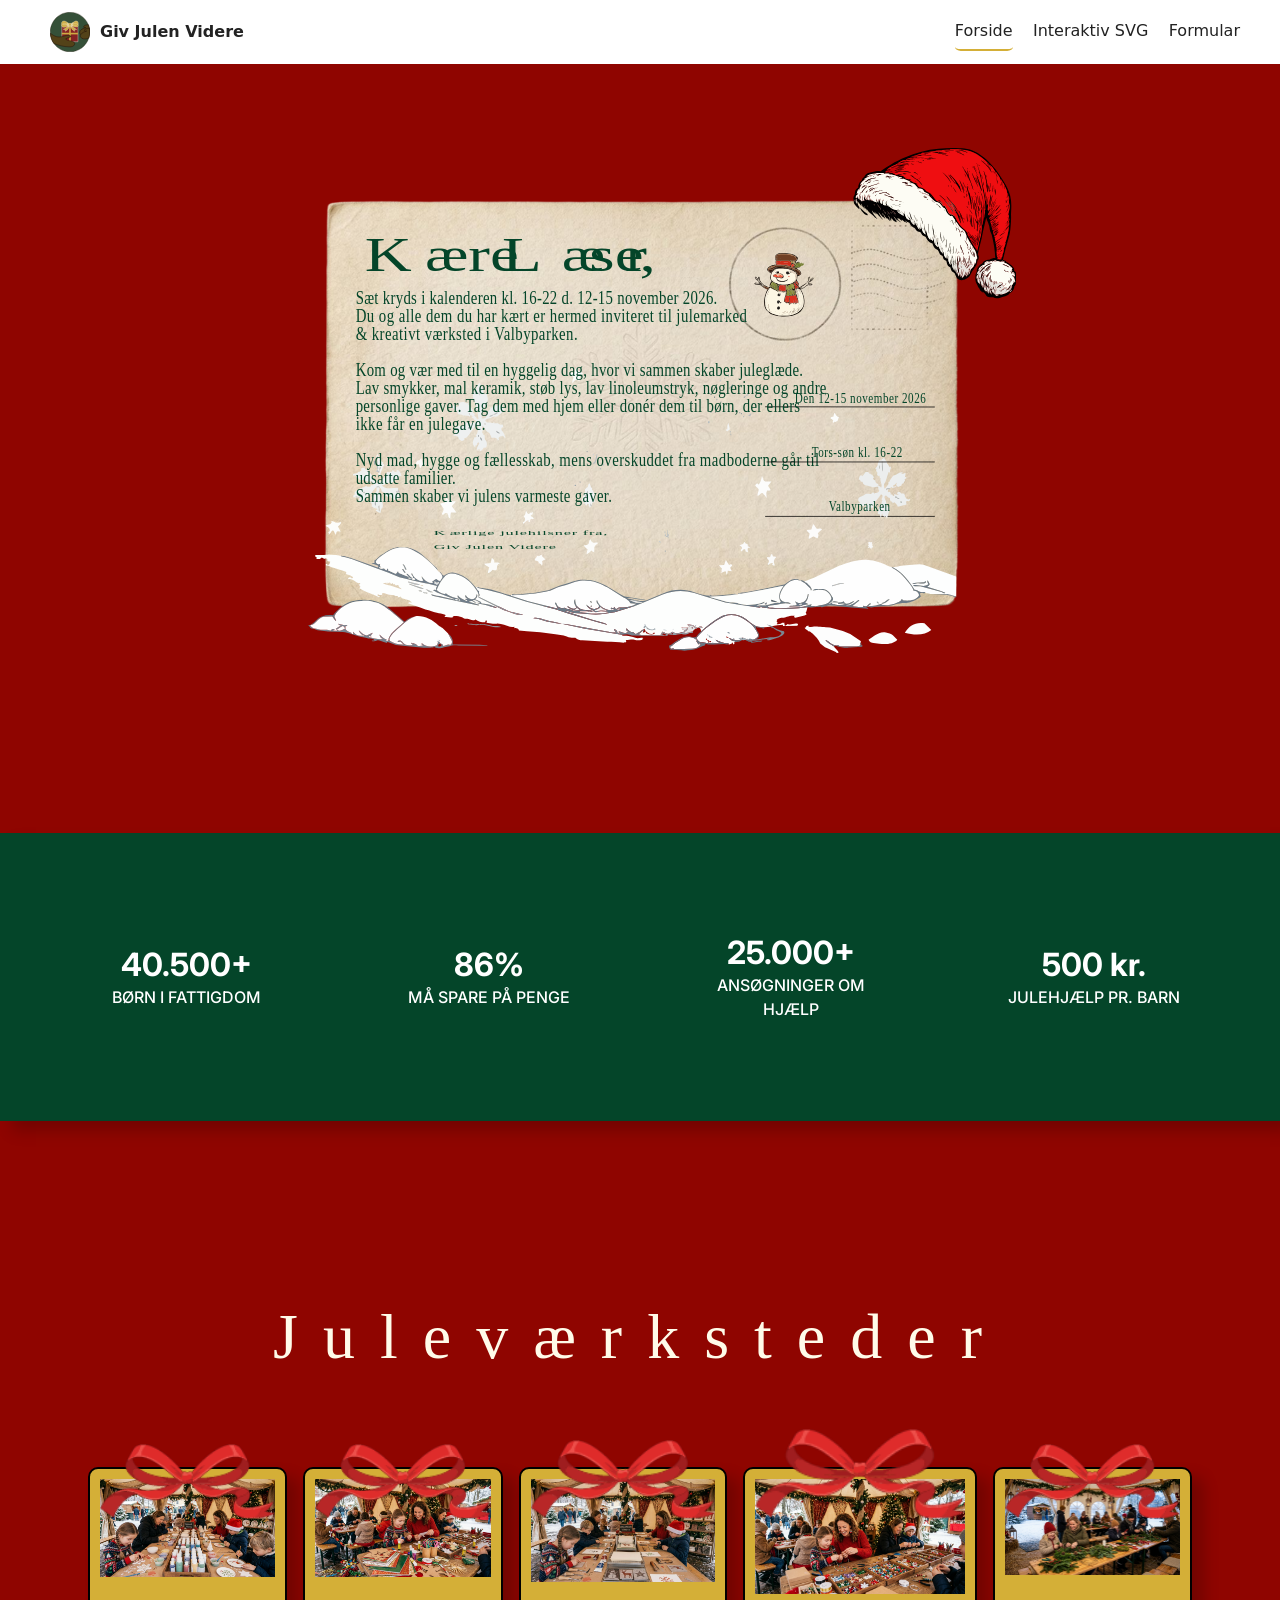
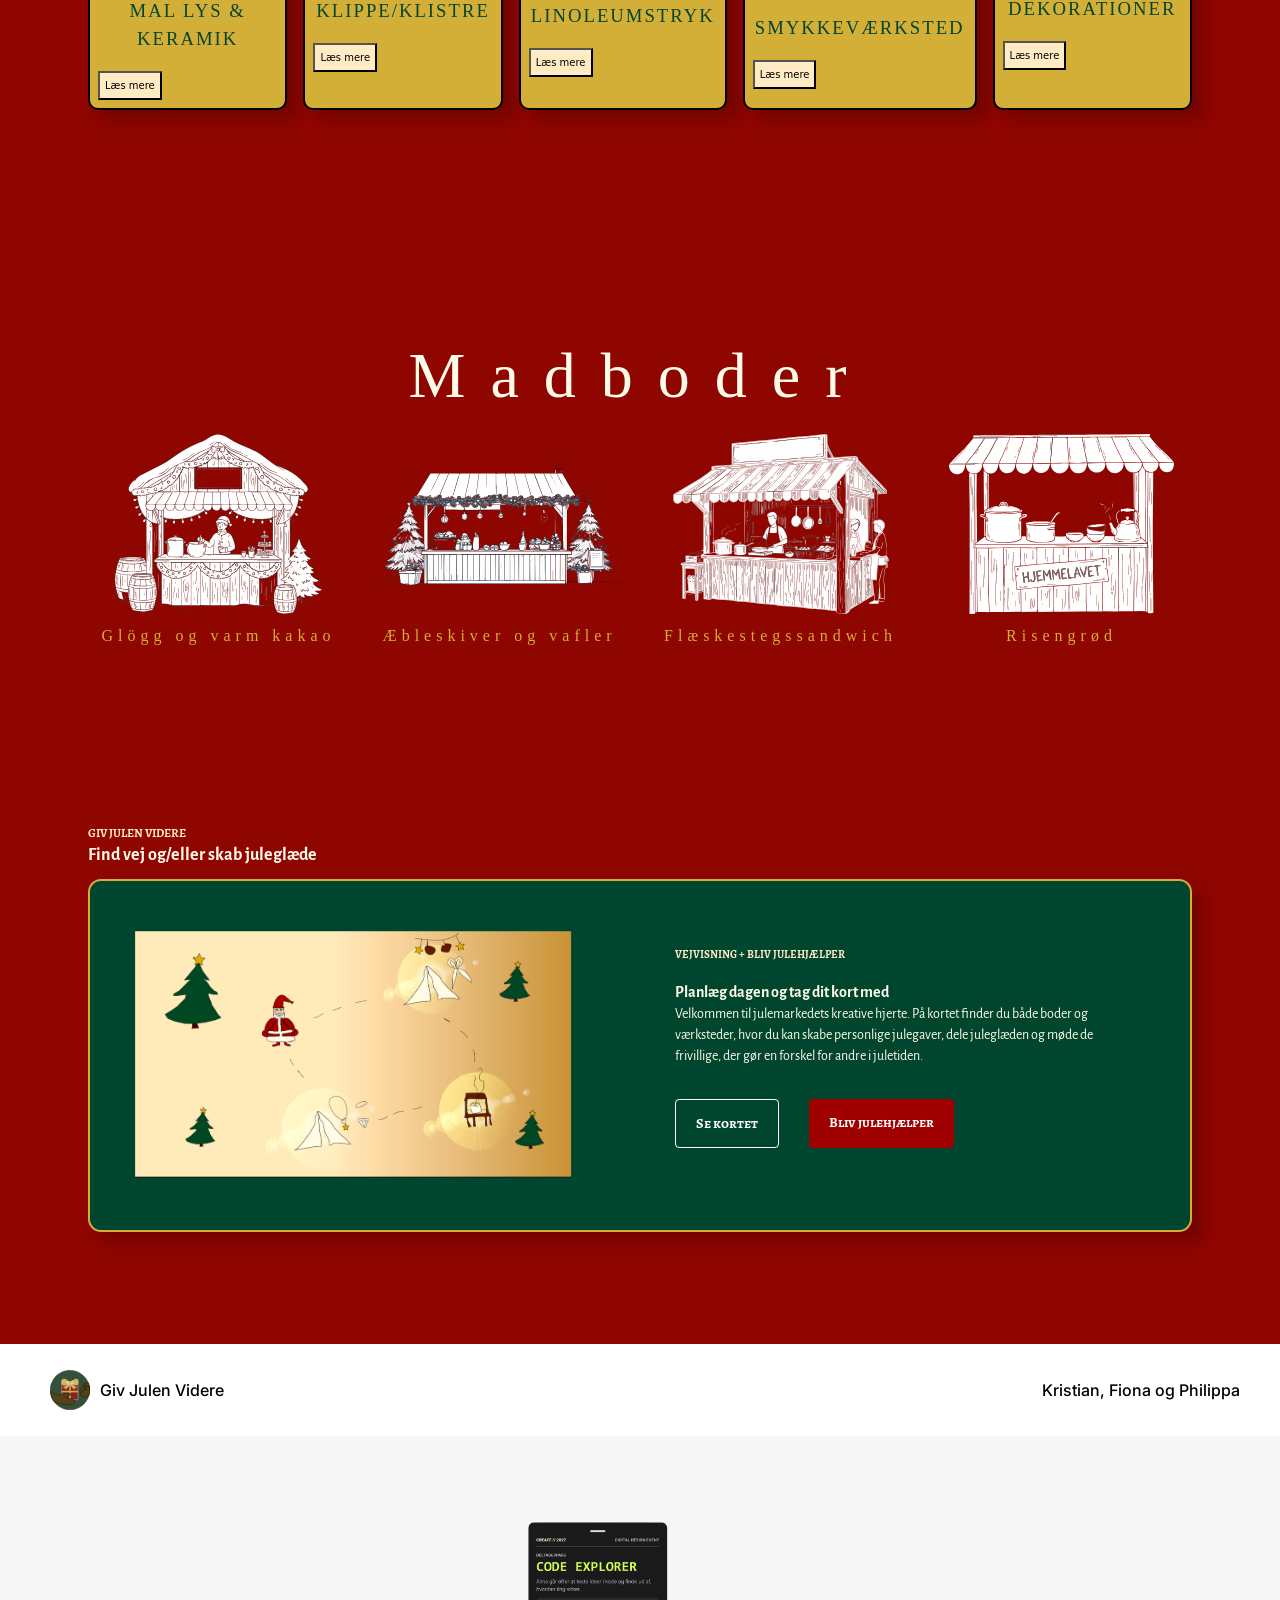
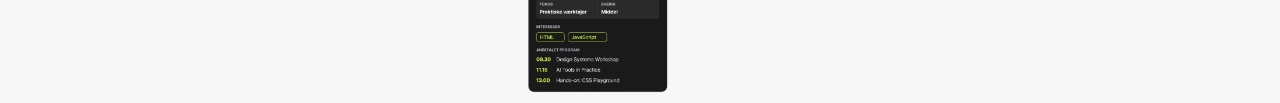
<file: index.html>
<!doctype html>
<html lang="da">
  <head>
    <meta charset="UTF-8" />
    <meta name="viewport" content="width=device-width, initial-scale=1.0" />
    <title>Giv Julen Videre</title>
    <link rel="stylesheet" href="./starter.css" />
    <link rel="stylesheet" href="./style.css" />
    <link rel="stylesheet" href="./index.css" />
    <link rel="icon" type="image/png" href="/favicon-96x96.png" sizes="96x96" />
    <link rel="icon" type="image/svg+xml" href="/favicon.svg" />
    <link rel="shortcut icon" href="/favicon.ico" />
    <link rel="apple-touch-icon" sizes="180x180" href="/apple-touch-icon.png" />
    <meta name="apple-mobile-web-app-title" content="MyWebSite" />
    <link rel="manifest" href="/site.webmanifest" />
    <link rel="preconnect" href="https://fonts.googleapis.com" />
    <link rel="preconnect" href="https://fonts.gstatic.com" crossorigin />
    <link rel="preconnect" href="https://fonts.googleapis.com" />
    <link rel="preconnect" href="https://fonts.gstatic.com" crossorigin />
    <link rel="preconnect" href="https://fonts.googleapis.com" />
    <link rel="preconnect" href="https://fonts.gstatic.com" crossorigin />
    <link
      href="https://fonts.googleapis.com/css2?family=Alegreya+SC:ital,wght@0,400;0,500;0,700;0,800;0,900;1,400;1,500;1,700;1,800;1,900&family=Alegreya+Sans:ital,wght@0,100;0,300;0,400;0,500;0,700;0,800;0,900;1,100;1,300;1,400;1,500;1,700;1,800;1,900&display=swap"
      rel="stylesheet"
    />
    <link
      href="https://fonts.googleapis.com/css2?family=Inter:ital,opsz,wght@0,14..32,100..900;1,14..32,100..900&display=swap"
      rel="stylesheet"
    />
  </head>

  <body>
    <header class="site-header">
      <div class="header-content">
        <div class="logo-wrapper">
          <img class="logo" src="assets/logo.svg" alt="Logo" /><a
            class="site-logo"
            href="./"
            >Giv Julen Videre</a
          >
        </div>
        <nav class="site-nav">
          <button popovertarget="menu">Menu</button>
          <ul class="menu" id="menu" popover>
            <li>
              <a class="menu-item" href="./" aria-current="page">Forside</a>
            </li>
            <li><a class="menu-item" href="./svg.html">Interaktiv SVG</a></li>
            <li><a class="menu-item" href="./form.html">Formular</a></li>
          </ul>
        </nav>
      </div>
    </header>

    <main>
      <img class="invi" src="assets/SVG/postkort.svg" alt="Juleinvitation" />

      <section class="banner">
        <div>
          <h1>40.500+</h1>
          <p>BØRN I FATTIGDOM</p>
        </div>
        <div>
          <h1>86%</h1>
          <p>MÅ SPARE PÅ PENGE</p>
        </div>
        <div>
          <h1>25.000+</h1>
          <p>ANSØGNINGER OM HJÆLP</p>
        </div>
        <div>
          <h1>500 kr.</h1>
          <p>JULEHJÆLP PR. BARN</p>
        </div>
      </section>

      <section class="workshops">
        <h2>Juleværksteder</h2>
        <section class="grid_1-1-1-1-1">
          <div class="container">
            <div class="img-container">
              <img src="assets/male_keramik.png" alt="Male keramik" />
              <img
                class="overlay-image"
                src="assets/sloejfe.png"
                alt="Sløjfe"
              />
            </div>
            <div>
              <h3>MAL LYS & KERAMIK</h3>
            </div>
            <button class="more-btn btn-keramik" popovertarget="keramik">
              Læs mere
            </button>
          </div>

          <div class="container">
            <div class="img-container">
              <img src="assets/klippe, klistre.png" alt="Klippe/klistre" />
              <img
                class="overlay-image"
                src="assets/sloejfe.png"
                alt="Sløjfe"
              />
            </div>
            <div>
              <h3>KLIPPE/KLISTRE</h3>
            </div>
            <button class="more-btn btn-klip" popovertarget="klip">
              Læs mere
            </button>
          </div>

          <div class="container">
            <div class="img-container">
              <img src="assets/Linoleumstryk.png" alt="Linoleumstryk" /><img
                class="overlay-image"
                src="assets/sloejfe.png"
                alt="Sløjfe"
              />
            </div>
            <div>
              <h3>LINOLEUMSTRYK</h3>
            </div>
            <button class="more-btn btn-tryk" popovertarget="tryk">
              Læs mere
            </button>
          </div>

          <div class="container">
            <div class="img-container">
              <img src="assets/smykkeværksted.png" alt="Smykkeværksted" /><img
                class="overlay-image"
                src="assets/sloejfe.png"
                alt="Sløjfe"
              />
            </div>
            <div>
              <h3>SMYKKEVÆRKSTED</h3>
            </div>
            <button class="more-btn btn-smyk" popovertarget="smyk">
              Læs mere
            </button>
          </div>

          <div class="container">
            <div class="img-container">
              <img
                src="assets/Adventskranslavning.png"
                alt="Dekorationer"
              /><img
                class="overlay-image"
                src="assets/sloejfe.png"
                alt="Sløjfe"
              />
            </div>
            <div>
              <h3>DEKORATIONER</h3>
            </div>
            <button class="more-btn btn-dekor" popovertarget="dekor">
              Læs mere
            </button>
          </div>
        </section>

        <div class="keramik popover-window" id="keramik" popover>
          <img src="assets/male_keramik.png" alt="Male keramik" />
          <div class="workshop-content flow">
            <h3>Mal lys & keramik</h3>
            <p>
              Træd indenfor i juleværkstedet, hvor du male keramik og dekorere
              lys, mens julemusikken spiller.
            </p>
            <p>
              Skab en personlig gave til én, du holder af, tag dit kunstværk med
              hjem som et særligt juleminde, eller vælg at donere det til et
              menneske, som måske ellers ikke får en julegave i år.
            </p>
            <p>
              Du behøver ingen erfaring, kun lysten til at være kreativ og dele
              lidt af julens magi.
            </p>
            <p>
              Hver kop, lysestage eller hvert håndmalede lys bærer en historie
              om nærvær, omsorg og glæden ved at skabe noget med hjertet.
            </p>
            <p>
              For nogle bliver det en hyggelig stund med pensel og farver. For
              andre kan det blive en uventet gave, der bringer lys og glæde i
              juletiden.
            </p>
            <p>
              Kom og vær med til at sprede lidt julemagi \- til dig selv eller
              til én, der har brug for en ekstra tanke denne jul.
            </p>
            <button class="more-btn btn-keramik" popovertarget="keramik">
              Luk
            </button>
          </div>
        </div>
        <div class="klip popover-window" id="klip" popover>
          <img src="assets/klippe, klistre.png" alt="Klippe/klistre" />
          <div class="workshop-content flow">
            <h3>Klippe/klistre</h3>
            <p>
              Kom indenfor i vores hyggelige juleværksted og lad dig rive med af
              julens kreative magi. Her kan du klippe, klistre og skabe smukke
              julekort, pynt, guirlander og små personlige gaver, mens
              julemusikken spiller, og duften af jul fylder rummet.
            </p>
            <p>
              Det, du skaber, kan du tage med hjem og gøre til en del af din
              egen jul. Du kan også vælge at donere dit værk til et menneske,
              som måske ikke har nogen at fejre med eller ikke får en julegave i
              år.
            </p>
            <p>
              Du behøver hverken være kreativ ekspert eller have prøvet det før.
              En håndlavet julehilsen eller et stykke julepynt kan bringe glæde,
              varme og følelsen af at være husket.
            </p>
            <p>
              Sammen fylder vi værkstedet med grin, glimmer, papirklip og
              julehjerter, mens vi spreder lidt ekstra lys i den mørke tid.
            </p>
            <p>
              Kom og vær med til at skabe julemagi \- til dig selv eller til én,
              der trænger til en ekstra varm tanke denne jul.
            </p>
            <button class="more-btn btn-klip" popovertarget="klip">Luk</button>
          </div>
        </div>

        <div class="tryk popover-window" id="tryk" popover>
          <img src="assets/Linoleumstryk.png" alt="Linoleumstryk" />
          <div class="workshop-content flow">
            <h3>Linoleumstryk</h3>
            <p>
              Træd indenfor fra vinterkulden og ind i et værksted fyldt med
              duften af jul, kreative idéer og varm julehygge.
            </p>
            <p>
              Du kan vælge at lave en særlig julegave eller hilsen til et
              menneske, som ellers ikke har så meget at pakke op juleaften. Et
              håndlavet tryk bærer noget helt særligt med sig: tid, omtanke og
              varme fra menneske til menneske.
            </p>
            <p>
              Hvis dit kunstværk kalder på en plads hjemme hos dig selv, er du
              naturligvis også velkommen til at tage det med hjem som en
              personlig julegave eller et minde om en hyggelig stund i
              værkstedet.
            </p>
            <p>
              Du behøver hverken erfaring eller særlige forudsætninger. Kom som
              du er, lad hænderne arbejde, og vær med til at sprede lidt ekstra
              julelys i den mørke tid.
            </p>
            <p>
              Sammen skaber vi ikke bare smukke tryk, men også små glimt af
              julens magi, som kan rejse videre og glæde andre.
            </p>
            <button class="more-btn btn-tryk" popovertarget="tryk">Luk</button>
          </div>
        </div>

        <div class="smyk popover-window" id="smyk" popover>
          <img src="assets/smykkeværksted.png" alt="Smykkeværksted" />
          <div class="workshop-content flow">
            <h3>Smykkeværksted</h3>
            <p>
              Kom forbi vores hyggelige smykkeværksted på julemarkedet og vær
              med til at sprede lidt ekstra juleglæde.
            </p>
            <p>
              Her kan du designe og fremstille et personligt smykke i en
              afslappet og kreativ atmosfære. Du bestemmer selv, om dit smykke
              skal blive en særlig julegave til én, der ellers ikke ville
              modtage en gave i år, eller om du ønsker at tage det med hjem til
              dig selv eller en, du holder af.
            </p>
            <p>
              Vi tror på, at de små håndlavede ting kan gøre en stor forskel.
              Hvert smykke bliver skabt med omtanke, og når du vælger at donere
              dit smykke, er du med til at sende varme tanker og juleglæde
              videre til et andet menneske.
            </p>
            <p>
              Værkstedet er åbent for både børn og voksne, og du behøver ingen
              erfaring på forhånd. Vi sørger for materialer, inspiration og
              hjælp undervejs.
            </p>
            <p>
              Kom indenfor, mærk julestemningen, vær kreativ og vær med til at
              gøre en forskel. Vi glæder os til at se dig.
            </p>
            <button class="more-btn btn-smyk" popovertarget="smyk">Luk</button>
          </div>
        </div>

        <div class="dekor popover-window" id="dekor" popover>
          <img src="assets/Adventskranslavning.png" alt="Dekorationer" />
          <div class="workshop-content flow">
            <h3>Dekorationer</h3>
            <p>
              Kom i julestemning og vær med til et hyggeligt kreativt værksted,
              hvor vi sammen binder adventskranse og laver smukke
              juledekorationer. Her handler det ikke kun om gran, lys og
              julehygge, men også om at gøre en forskel for andre.
            </p>
            <p>
              Du kan vælge at tage din egen dekoration med hjem eller donere den
              som en julegave til et menneske, der ellers ikke har så meget at
              glæde sig over i juletiden. På den måde bliver din kreativitet til
              en varm tanke og en håndsrækning til én, der har brug for lidt
              ekstra julelys.
            </p>
            <p>
              Værkstedet er åbent for alle, uanset erfaring. Vi sørger for
              materialer, inspiration og en hyggelig atmosfære med plads til
              fællesskab, nærvær og gode samtaler.
            </p>
            <p>
              Tag familie, venner eller naboer med, og vær med til at skabe både
              smukke dekorationer og små øjeblikke af juleglæde. Sammen kan vi
              gøre julen lidt varmere for flere.
            </p>
            <p>
              Vi glæder os til at se jer til en dag fyldt med kreativitet,
              fællesskab og velgørenhed.
            </p>
            <button class="more-btn btn-dekor" popovertarget="dekor">
              Luk
            </button>
          </div>
        </div>
      </section>

      <section class="Madboder">
        <h4>Madboder</h4>
        <div class="mad-container">
          <div class="img-mad-container">
            <img
              class="madbod"
              src="assets/SVG/kakao.svg"
              alt="Glögg og varm kakao"
            />
            <h5>Glögg og varm kakao</h5>
          </div>

          <div class="img-mad-container">
            <img
              class="madbod"
              src="assets/SVG/aeble.svg"
              alt="Æbleskiver og vafler"
            />
            <h5>Æbleskiver og vafler</h5>
          </div>

          <div class="img-mad-container">
            <img
              class="madbod"
              src="assets/SVG/mad.svg"
              alt="Flæskestegssandwich"
            />
            <h5>Flæskestegssandwich</h5>
          </div>

          <div class="img-mad-container">
            <img class="madbod" src="assets/SVG/ris.svg" alt="Risengrød" />
            <h5>Risengrød</h5>
          </div>
        </div>
      </section>

      <section class="teaser">
        <p>GIV JULEN VIDERE</p>
        <h6>Find vej og/eller skab juleglæde</h6>

        <section class="content">
          <div class="image">
            <img src="assets/SVG/Asset 2.svg" alt="SVG" /><img
              class="eventkort"
              src="assets/SVG/Asset 3.svg"
              alt="eventkort"
            />
          </div>
          <div class="text-content">
            <span>VEJVISNING + BLIV JULEHJÆLPER</span>

            <h7>Planlæg dagen og tag dit kort med</h7>

            <p>
              Velkommen til julemarkedets kreative hjerte. På kortet finder du
              både boder og værksteder, hvor du kan skabe personlige julegaver,
              dele juleglæden og møde de frivillige, der gør en forskel for
              andre i juletiden.
            </p>

            <div class="buttons">
              <a href="svg.html" class="btn-outline">Se kortet</a>
              <a href="form.html" class="btn-red">Bliv julehjælper</a>
            </div>
          </div>
        </section>
      </section>
    </main>

    <footer class="site-footer">
      <div class="footer-content">
        <div class="logo-wrapper">
          <img class="logo" src="assets/logo.svg" alt="Logo" />
          <p>Giv Julen Videre</p>
        </div>
        <div class="footer-wrapper"><p>Kristian, Fiona og Philippa</p></div>
      </div>
    </footer>
    <script src="./script.js"></script>
  </body>
</html>
</file>
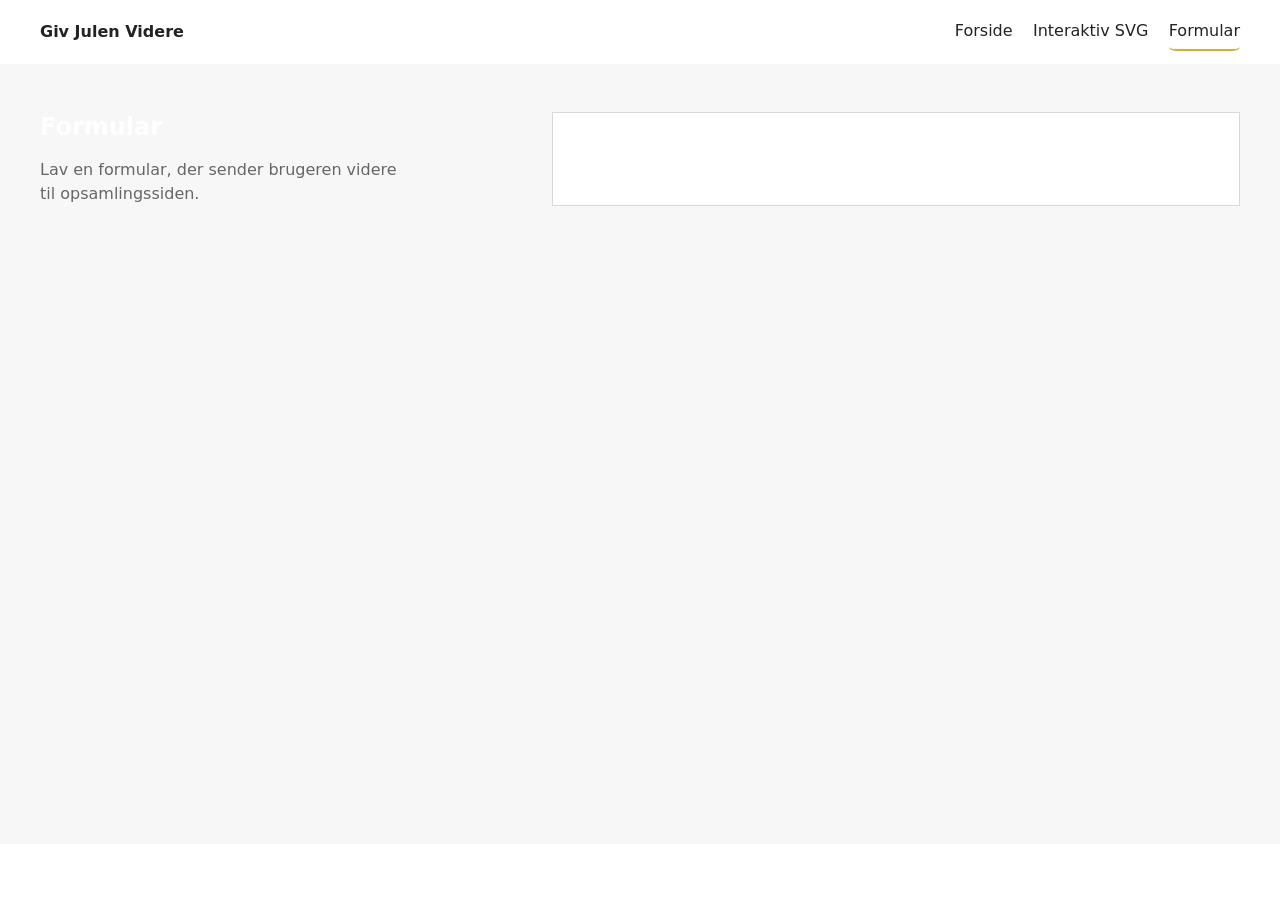
<file: form.html>
<!doctype html>
<html lang="da">
  <head>
    <meta charset="UTF-8" />
    <meta name="viewport" content="width=device-width, initial-scale=1.0" />
    <title>Formular | Giv Julen Videre</title>
    <link rel="stylesheet" href="./starter.css" />
    <link rel="stylesheet" href="./style.css" />
  </head>

  <body>
    <header class="site-header">
      <div class="header-content">
        <a class="site-logo" href="./">Giv Julen Videre</a>
        <nav class="site-nav">
          <button popovertarget="menu">Menu</button>
          <ul class="menu" id="menu" popover>
            <li><a class="menu-item" href="./">Forside</a></li>
            <li><a class="menu-item" href="./svg.html">Interaktiv SVG</a></li>
            <li>
              <a class="menu-item" href="./form.html" aria-current="page"
                >Formular</a
              >
            </li>
          </ul>
        </nav>
      </div>
    </header>

    <main>
      <section class="form-page">
        <header class="form-intro">
          <h1>Formular</h1>
          <p>
            Lav en formular, der sender brugeren videre til opsamlingssiden.
          </p>
        </header>

        <form class="form-placeholder" action="./opsamling.html"></form>
      </section>
    </main>

    <footer class="site-footer">
      <div class="footer-content">
        <p>Giv Julen Videre</p>
        <p>Kristian, Fiona og Philippa</p>
      </div>
    </footer>
    <script src="./script.js"></script>
  </body>
</html>
</file>
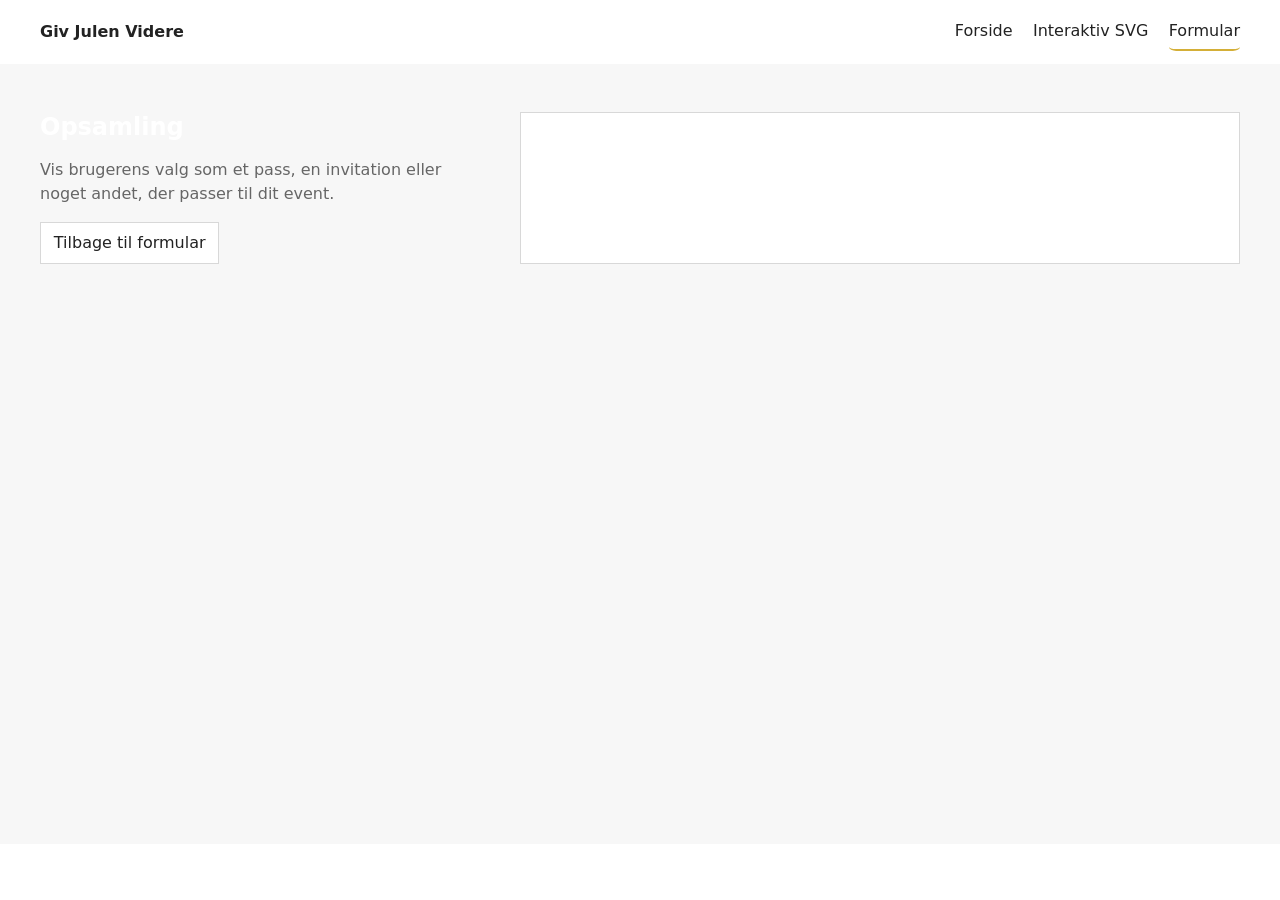
<file: opsamling.html>
<!doctype html>
<html lang="da">
  <head>
    <meta charset="UTF-8" />
    <meta name="viewport" content="width=device-width, initial-scale=1.0" />
    <title>Opsamling | Giv Julen Videre</title>
    <link rel="stylesheet" href="./starter.css" />
    <link rel="stylesheet" href="./style.css" />
    <link rel="icon" type="image/png" href="/favicon-96x96.png" sizes="96x96" />
    <link rel="icon" type="image/svg+xml" href="/favicon.svg" />
    <link rel="shortcut icon" href="/favicon.ico" />
    <link rel="apple-touch-icon" sizes="180x180" href="/apple-touch-icon.png" />
    <meta name="apple-mobile-web-app-title" content="MyWebSite" />
    <link rel="manifest" href="/site.webmanifest" />
  </head>

  <body>
    <header class="site-header">
      <div class="header-content">
        <a class="site-logo" href="./">Giv Julen Videre</a>
        <nav class="site-nav">
          <button popovertarget="menu">Menu</button>
          <ul class="menu" id="menu" popover>
            <li><a class="menu-item" href="./">Forside</a></li>
            <li><a class="menu-item" href="./svg.html">Interaktiv SVG</a></li>
            <li>
              <a class="menu-item" href="./form.html" aria-current="page"
                >Formular</a
              >
            </li>
          </ul>
        </nav>
      </div>
    </header>

    <main>
      <section class="opsamling-page">
        <div class="opsamling-intro">
          <h1>Opsamling</h1>
          <p>
            Vis brugerens valg som et pass, en invitation eller noget andet, der
            passer til dit event.
          </p>
          <div class="actions">
            <a class="button" href="./form.html">Tilbage til formular</a>
          </div>
        </div>

        <article class="opsamling-placeholder"></article>
      </section>
    </main>

    <footer class="site-footer">
      <div class="footer-content">
        <p>Giv Julen Videre</p>
        <p>Kristian, Fiona og Philippa</p>
      </div>
    </footer>
    <script src="./script.js"></script>
  </body>
</html>
</file>
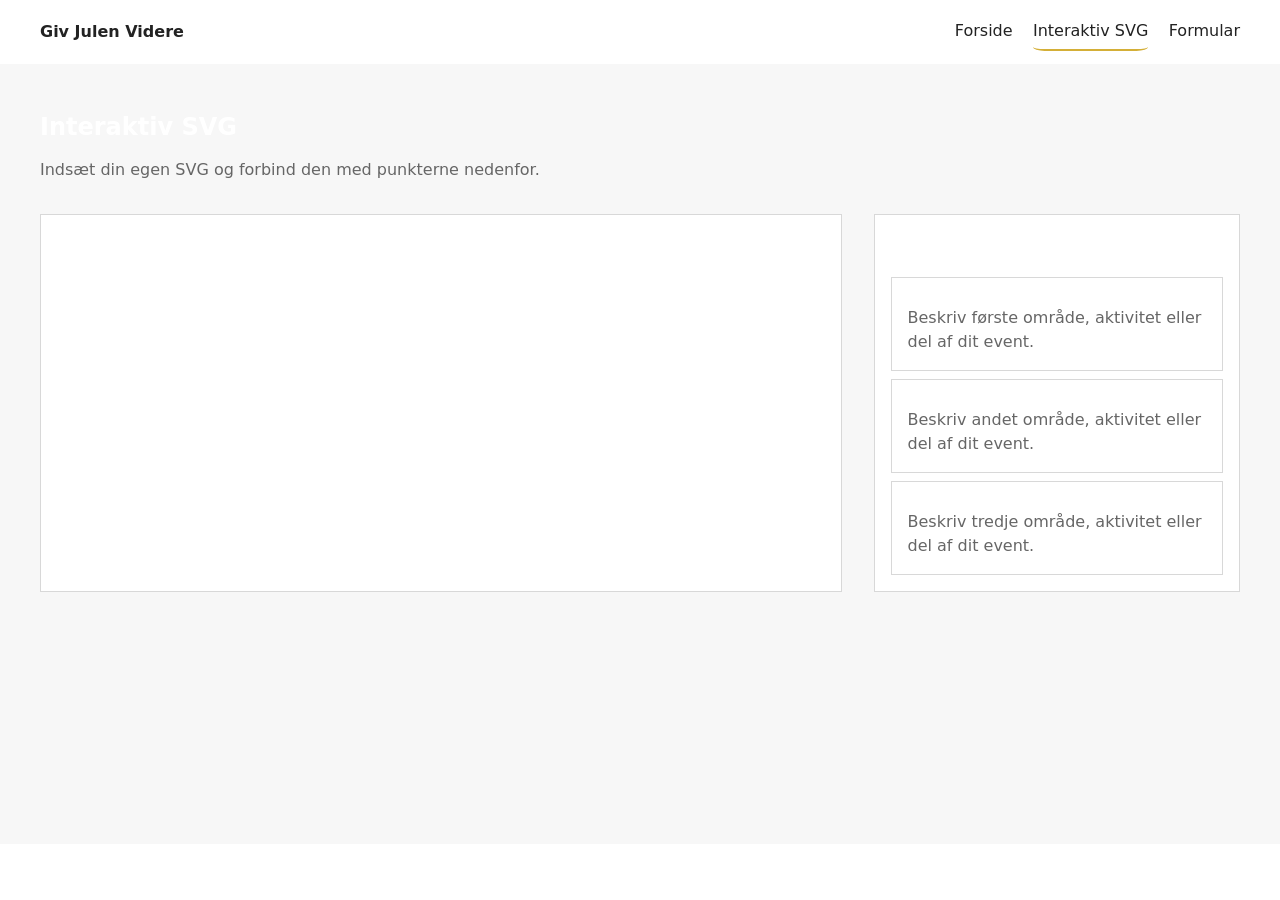
<file: svg.html>
<!DOCTYPE html>
<html lang="da">

<head>
  <meta charset="UTF-8">
  <meta name="viewport" content="width=device-width, initial-scale=1.0">
  <title>Interaktiv SVG | Giv Julen Videre</title>
  <link rel="stylesheet" href="./starter.css">
  <link rel="stylesheet" href="./style.css">
</head>

<body>
  <header class="site-header">
    <div class="header-content">
      <a class="site-logo" href="./">Giv Julen Videre</a>
      <nav class="site-nav">
        <button popovertarget="menu">Menu</button>
        <ul class="menu" id="menu" popover>
          <li><a class="menu-item" href="./">Forside</a></li>
          <li><a class="menu-item" href="./svg.html" aria-current="page">Interaktiv SVG</a></li>
          <li><a class="menu-item" href="./form.html">Formular</a></li>
        </ul>
      </nav>
    </div>
  </header>

  <main>
    <section class="svg-page">
      <header class="svg-intro">
        <h1>Interaktiv SVG</h1>
        <p>Indsæt din egen SVG og forbind den med punkterne nedenfor.</p>
      </header>

      <section class="svg-layout">
        <div class="svg-placeholder"></div>

        <article class="panel">
          <h2>Udforsk eventet</h2>
          <div class="accordion">
            <!-- TODO: Lav om til details/summary -->
            <div class="accordion-item">
              <h3>Punkt 1</h3>
              <p>Beskriv første område, aktivitet eller del af dit event.</p>
            </div>
            <div class="accordion-item">
              <h3>Punkt 2</h3>
              <p>Beskriv andet område, aktivitet eller del af dit event.</p>
            </div>
            <div class="accordion-item">
              <h3>Punkt 3</h3>
              <p>Beskriv tredje område, aktivitet eller del af dit event.</p>
            </div>
          </div>
        </article>
      </section>
    </section>
  </main>

  <footer class="site-footer">
    <div class="footer-content">
      <p>Eventnavn</p>
      <p>Footer</p>
    </div>
  </footer>
  <script src="./script.js"></script>
</body>

</html>
</file>
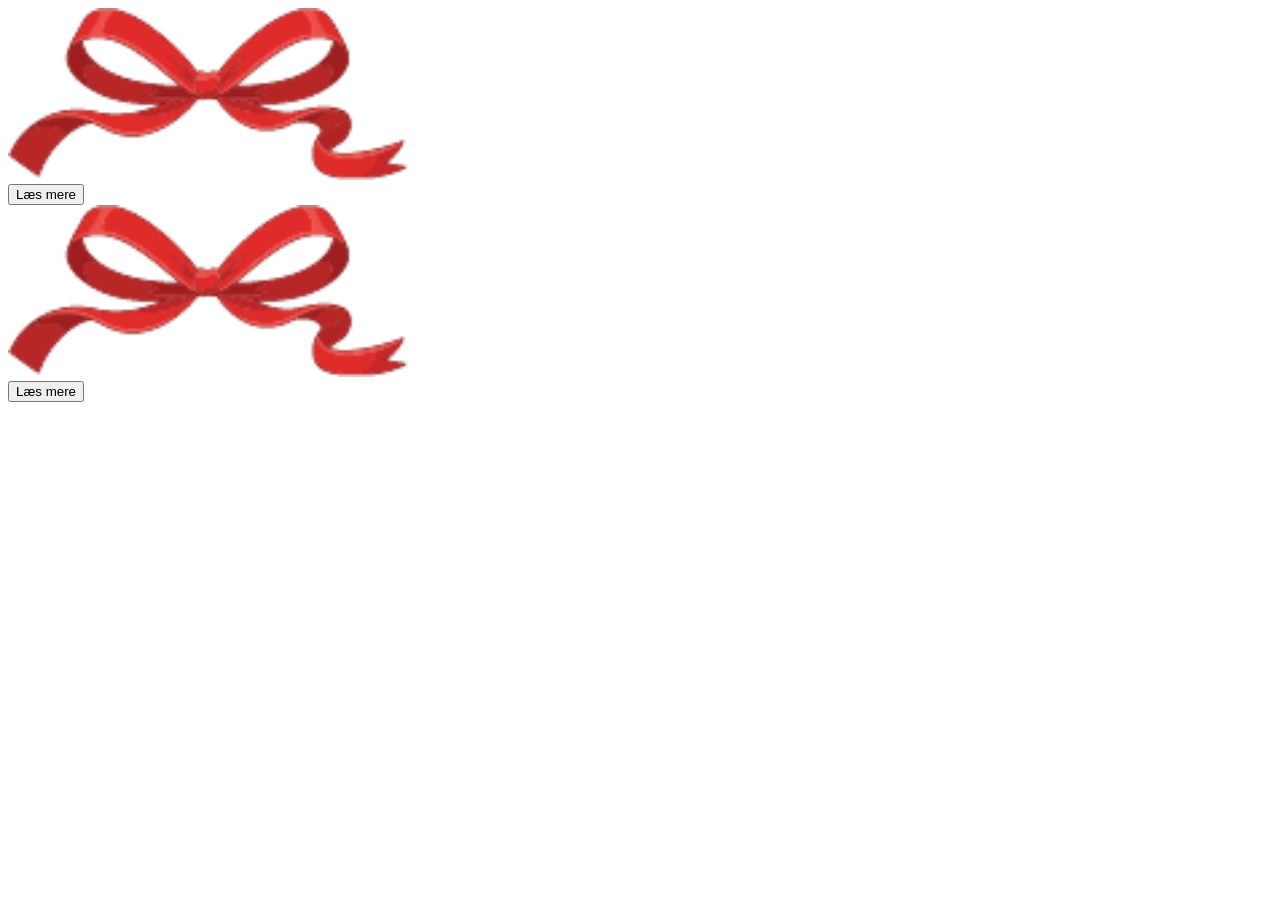
<file: test.html>
<!doctype html>
<html lang="en">
  <head>
    <meta charset="UTF-8" />
    <meta name="viewport" content="width=device-width, initial-scale=1.0" />
    <title>Document</title>
  </head>
  <style>
    img {
      width: 100%;
      height: 100%;
      object-fit: contain;
    }

    .container {
      width: 400px;
    }
  </style>

  <body>
    <div class="container">
      <div class="img-container">
        <!-- <img src="assets/male_keramik.png" alt="Male keramik" /> -->
        <img src="assets/sloejfe.png" alt="Sløjfe" />
      </div>
      <button class="btn-keramik" popovertarget="keramik">Læs mere</button>
    </div>

    <div class="container">
      <div class="img-container">
        <img src="assets/sloejfe.png" alt="Sløjfe" />
      </div>
      <button class="btn-klip" popovertarget="klip">Læs mere</button>
    </div>

    <div id="keramik" popover>
      <img src="assets/male_keramik.png" alt="Male keramik" />
      <div>
        <h3>Mal lys & keramik</h3>
        <button class="btn-keramik" popovertarget="keramik">Luk</button>
      </div>
    </div>

    <div id="klip" popover>
      <img src="assets/klippe, klistre.png" alt="Klippe/klistre" />
      <div>
        <h3>Klippe/klistre</h3>
        <button class="btn-klip" popovertarget="klip">Luk</button>
      </div>
    </div>
  </body>
</html>
</file>
<file: starter.css>
*,
::before,
::after {
  box-sizing: border-box;
  margin: 0;
  padding: 0;
}

html {
  interpolate-size: allow-keywords;
  font-family: system-ui, sans-serif;
  line-height: 1.5;
  -webkit-font-smoothing: antialiased;
}

h1,
h2 {
  line-height: 1.25;
}

p,
li {
  text-wrap: pretty;
}

img,
svg {
  display: block;
  width: 100%;
  height: auto;
}

label {
  display: block;
}

input,
button,
textarea,
select {
  font: inherit;
  color: inherit;
  background-color: transparent;
  font-size: max(1em, 16px);
  padding: 0;
  margin: 0;
}

input:where([type="checkbox"], [type="radio"]) {
  width: 1em;
  height: 1em;
}

textarea {
  resize: none;
  min-height: 4lh;
}

legend {
  padding: 0;
}

select,
::picker(select) {
  appearance: base-select;
}

[popover] {
  margin: revert;
}

dialog {
  overscroll-behavior: none;

  &::backdrop {
    overflow: hidden;
    overscroll-behavior: contain;
  }
}

.visually-hidden {
  position: absolute;
  width: 1px;
  height: 1px;
  overflow: hidden;
  white-space: nowrap;
  clip-path: inset(100%);
}
</file>
<file: style.css>
/* Variabler */
html {
  --color-page: #f7f7f7;
  --color-surface: #fff;
  --color-text: #222;
  --color-muted: #666;
  --color-border: #d8d8d8;
  --space-05: 0.5rem;
  --space-1: 1rem;
  --space-2: 2rem;
  --space-3: 3rem;
  --section-padding: 100px;

  background: var(--color-page);
  color: var(--color-text);
}

/* Globalt layout */
body {
  margin: 0;
  min-height: 100svh;
  display: grid;
  grid-template-rows: auto 1fr auto;
  grid-template-columns: minmax(1rlh, 1fr) minmax(0, 75rem) minmax(1rlh, 1fr);
}

h1,
h2,
h3,
h4,
p {
  margin: 0;
  color: white;
}

main {
  display: grid;
  grid-template-columns: inherit;
  grid-column: 1 / -1;
  align-content: start;
}

main > * {
  grid-column: 2;
  padding-block: var(--space-3);
}

.svg-page {
  display: grid;
  gap: var(--space-2);
}

.svg-intro {
  display: grid;
  gap: var(--space-1);
  max-width: 60ch;
}

.svg-intro p {
  color: var(--color-muted);
}

.svg-layout {
  display: grid;
  gap: var(--space-2);
  align-items: start;
  @media (width > 800px) {
    grid-template-columns: 1fr min(40%, 36ch);
  }
}

.form-page {
  display: grid;
  gap: var(--space-2);
  @media (width > 600px) {
    grid-template-columns: min(40%, 50ch) 1fr;
  }
}

.form-intro {
  display: grid;
  gap: var(--space-1);
  align-content: start;
  max-width: 60ch;
}

.form-intro p {
  color: var(--color-muted);
}

.opsamling-page {
  display: grid;
  gap: var(--space-2);
  align-items: start;

  @media (width > 800px) {
    grid-template-columns: minmax(0, 44ch) minmax(20rem, 1fr);
  }
}

.opsamling-intro {
  display: grid;
  gap: var(--space-1);
  max-width: 60ch;
}

.opsamling-intro p {
  color: var(--color-muted);
}

.error-page {
  display: grid;
  gap: var(--space-1);
  max-width: 60ch;
}

.error-page p {
  color: var(--color-muted);
}

/* Header og footer */
.site-header,
.site-footer {
  grid-column: 1 / -1;

  display: grid;
  grid-template-columns: inherit;
  background: var(--color-surface);
}

.header-content,
.footer-content {
  grid-column: 2;
}

.header-content {
  min-height: 4rem;
  display: flex;
  justify-content: space-between;
  align-items: center;
  gap: var(--space-1);
}

.site-logo {
  color: inherit;
  font-weight: 700;
  text-decoration: none;
}

.footer-content {
  padding-block: var(--space-1);
  display: flex;
  flex-wrap: wrap;
  justify-content: space-between;
  gap: var(--space-1);
  color: var(--color-muted);
}

/* Navigation */
[popover] {
  margin: 0;
  padding: 0;
  border: none;
  background: transparent;
}

.site-nav button {
  padding: 0.4rem 0.7rem;
  border: 1px solid var(--color-border);
  background: var(--color-surface);
  @media (width > 600px) {
    display: none;
  }
}

/* Redigeret / Tilføjet */
.menu {
  margin: 0;
  padding: var(--space-1);
  list-style: none;
  /* background: var(--color-surface); */
  border: 1px solid var(--color-border);
  gap: 10px;
  box-shadow: 1px;
  border-radius: 10%;
  background: #ffecc5;
  position-area: bottom span-left;
  min-width: anchor-size(1px);
  transform-origin: top right;
  transition-duration: 0s;
  /* @media (width > 600px) {
    display: flex;
    gap: var(--space-1);
    padding: 0;
    border: none;
    background: none;
    position: static;
  } */
}

.menu-item {
  text-decoration: none;
  display: grid;
  padding: 2px;
  border-radius: 10%;
  color: white;
}

.menu-item:hover {
  background: #044529;
  color: white;
  padding: 5px;
  border: solid #d4af37;
}

.site-nav button {
  background: #044529;
  color: white;
  padding: 5px;
  border-radius: 10%;
  cursor: pointer;
  position: relative;
}

.menu:popover-open {
  transition-duration: 0.1s;
}

@media (width > 600px) {
  .site-nav button {
    display: none;
  }
  .menu {
    all: unset;
    display: flex;
    gap: 2ch;
    list-style: none;
    /* Nulstil først, og byg derefter den vandrette liste */
  }
  .menu-item {
    padding: 0px;
    color: black;
  }
}

.menu a {
  display: block;
  padding: 0.4rem 0;
  color: inherit;
  text-decoration: none;
  border-bottom: 2px solid #0000;
}

.menu a[aria-current="page"] {
  border-bottom-color: #d4af37;
  /* border-bottom-color: var(--color-border); */
}

/* Flader */
.panel,
.svg-placeholder,
.form-placeholder,
.opsamling-placeholder {
  background: var(--color-surface);
  border: 1px solid var(--color-border);
}

.panel {
  padding: var(--space-1);
  display: grid;
  gap: var(--space-1);
}

.svg-placeholder,
.opsamling-placeholder {
  min-height: -webkit-fill-available;
  min-height: stretch;
}

.form-placeholder {
  min-height: -webkit-fill-available;
  min-height: stretch;
  padding: var(--space-1);
}

/* Details */
.accordion {
  display: grid;
  gap: var(--space-05);
}

.accordion-item {
  border: 1px solid var(--color-border);
  background: var(--color-surface);
}

.accordion-item p {
  padding: 0 var(--space-1) var(--space-1);
  color: var(--color-muted);
}

/* Knap/link */
.button {
  justify-self: start;
  display: inline-block;
  padding: 0.5rem 0.8rem;
  border: 1px solid var(--color-border);
  background: var(--color-surface);
  color: inherit;
  text-decoration: none;
}
</file>
<file: index.css>
/* Forside */
.logo {
  max-width: 60px;
}
.logo-wrapper,
.footer-wrapper {
  display: flex;
  align-items: center;
}

main {
  padding: 4rem;
  background-color: #8f0500;
}

/* Hero-section */
.invi {
  width: 70%;
  position: relative;
  justify-content: center;
  align-items: center;
  place-items: center;
  justify-self: center;
  padding-top: 20px;
  padding-bottom: 90px;
  margin-bottom: 90px;
  @media (width<600px) {
    width: 130%;
  }
}

/* Banner */
h1 {
  font-family: "Inter", sans-serif;
  font-optical-sizing: auto;
  font-weight: 700;
  font-style: bold;
  font-size: clamp(2rem, 2vw, 3rem);
}

p {
  font-family: "Inter", sans-serif;
  font-optical-sizing: auto;
  font-weight: 500;
  font-style: normal;
  font-size: clamp(1rem, 1vw, 1rem);
}

.banner {
  padding: var(--section-padding);
  justify-content: center;
  gap: 130px;
  background-color: #044529;
  width: 100vw;
  position: relative;
  left: 50%;
  right: 50%;
  margin-left: -50vw;
  margin-right: -50vw;
  /* height: 300px !important; */
  display: grid;
  grid-template-columns: 1fr 1fr;
  align-items: center;
  box-shadow: 12px 10px 15px rgba(0, 0, 0, 0.2);
  p,
  h1 {
    margin: 0;
    text-align: center;
  }
  @media (width>600px) {
    grid-template-columns: repeat(4, 1fr);
  }
}

/* Workshops */
h2 {
  font-family: "Beau Rivage", cursive;
  font-weight: 400;
  font-style: normal;
  color: #fffbe9;
  text-align: center;
  padding-top: 8rem;
  font-size: clamp(2rem, 5vw, 4rem);
  letter-spacing: 25px;
}

h3 {
  font-family: "Annie Use Your Telescope", cursive;
  font-weight: 400;
  font-style: normal;
  color: #044529;
  letter-spacing: 2px;
}

img {
  width: 100%;
  object-fit: cover;
  padding: 10px;
}

.btn-keramik,
.btn-klip,
.btn-tryk,
.btn-smyk,
.btn-dekor {
  background-color: #ffecc5;
  color: black;
  margin: 0.5rem;
}

.img-container {
  width: 100%;
}

.grid_1-1-1-1-1 {
  display: grid;
  grid-template-columns: 1fr 1fr 1fr 1fr 1fr;
  gap: 1rem;
  @media (width<600px) {
    grid-template-columns: 1fr;
  }
}

.container {
  position: relative;
  width: 100%;
  border: 2px solid black;
  background-color: #d4af37;
  border-radius: 10px;
  box-shadow: 12px 10px 15px rgba(0, 0, 0, 0.2);
  .overlay-image {
    width: 100%;
    position: absolute;
    bottom: 75%;
  }
}

.container h3 {
  text-align: center;
  width: 100%;
}

.workshops h3 {
  text-align: center;
  padding: 10px;
}

.popover-window {
  max-width: 1000px;
  margin: auto;
  background-color: #00452e;
  padding: 2rem;
  overflow-y: auto;
  border: solid #d4af37;
}

.popover-window {
  max-height: 100%;
  overflow-y: scroll;
}

.popover-window h3 {
  font-family: "Annie Use Your Telescope", cursive;
  font-weight: 400;
  font-style: normal;
  color: #d4af37;
  letter-spacing: 2px;
  font-size: 32px;
}
.popover-window p {
  font-family: "Alegreya Sans", sans-serif;
  font-weight: 400;
  font-style: normal;
  color: #fffbe9;
  letter-spacing: 2px;
  margin: 20px;
}

.popover-window img {
  padding-left: 80px;
  padding-right: 80px;
}

.popover-window::backdrop {
  background: rgb(0 0 0 /70%);
}

.more-btn {
  padding: 5px;
  font-size: max(0.5em, 10px);
}

/* Madboder */
h4 {
  font-family: "Beau Rivage", cursive;
  font-weight: 400;
  font-style: normal;
  color: #fffbe9;
  text-align: center;
  padding-top: 2rem;
  font-size: clamp(2rem, 5vw, 4rem);
  letter-spacing: 25px;
}

h5 {
  font-family: "Annie Use Your Telescope", cursive;
  font-weight: 400;
  font-style: normal;
  font-size: 16px;
  color: #d4af37;
  text-align: center;
  letter-spacing: 5px;
  padding-bottom: 40px;
  margin-bottom: 40px;
}

.mad-container {
  display: grid !important;
  grid-template-columns: repeat(4, 1fr);
  gap: 20px;
  width: 100%;
  @media (width<600px) {
    grid-template-columns: 1fr 1fr;
  }
}

.img-mad-container {
  display: flex;
  flex-direction: column;
  min-width: 0;
  align-items: center;
}
.img-mad-container img {
  width: 100%;
  height: 200px;
  object-fit: contain;
}

.container {
  max-width: 1212px;
  margin: 90px auto;
}

/* SVG-teaser */
h6 {
  font-family: "Alegreya Sans", sans-serif;
  font-weight: 700;
  font-style: normal;
  font-size: 18px;
  color: #fffbe9;
  padding-bottom: 10px;
}

.teaser p {
  font-family: "Alegreya SC", serif;
  font-weight: 700;
  font-style: normal;
  color: #ffecc5;
  font-size: 12px;
}
.content {
  background-color: #00452e;
  border-radius: 13px;
  padding: 40px 35px;
  border: 2px solid #d4af37;
  box-shadow: 12px 10px 15px rgba(0, 0, 0, 0.2);

  display: flex;
  align-items: center;
  gap: 60px;
}

.image {
  flex: 1;
  img {
    width: 100%;
    display: block;
    object-fit: cover;
  }
}

.text-content span {
  font-size: 11px;
  font-weight: bold;
  display: block;
  margin-bottom: 17px;
}

.text-content {
  flex: 1;
  font-size: 16px;
  margin-bottom: 16px;
  padding-left: 30px;
  padding-right: 20px;
  align-items: center;
  p {
    font-size: 14px;
    line-height: 1.5;
    margin-bottom: 32px;
    font-family: "Alegreya Sans", sans-serif;
    font-weight: 400;
    font-style: normal;
    color: #fffbe9;
  }
  h7 {
    font-family: "Alegreya Sans", sans-serif;
    font-weight: 700;
    font-style: normal;
    color: #fffbe9;
  }
}

.buttons {
  display: flex;
  gap: 30px;
}

.buttons a {
  text-decoration: none;
  color: white;
  padding: 13px 20px;
  border-radius: 4px;
  font-size: 14px;
  font-family: "Alegreya SC", serif;
  font-weight: 700;
  font-style: normal;
}

.btn-outline {
  border: 1px solid white;
}

.btn-red {
  background-color: #a00000;
}

.buttons a:hover {
  opacity: 0.8;
}

span {
  font-family: "Alegreya SC", serif;
  font-weight: 700;
  font-style: normal;
  color: #ffecc5;
}

.footer-content p {
  color: black;
}

.eventkort {
  max-width: 160px;
  position: absolute;
  bottom: -267%;
  left: 40.5%;
}
</file>
